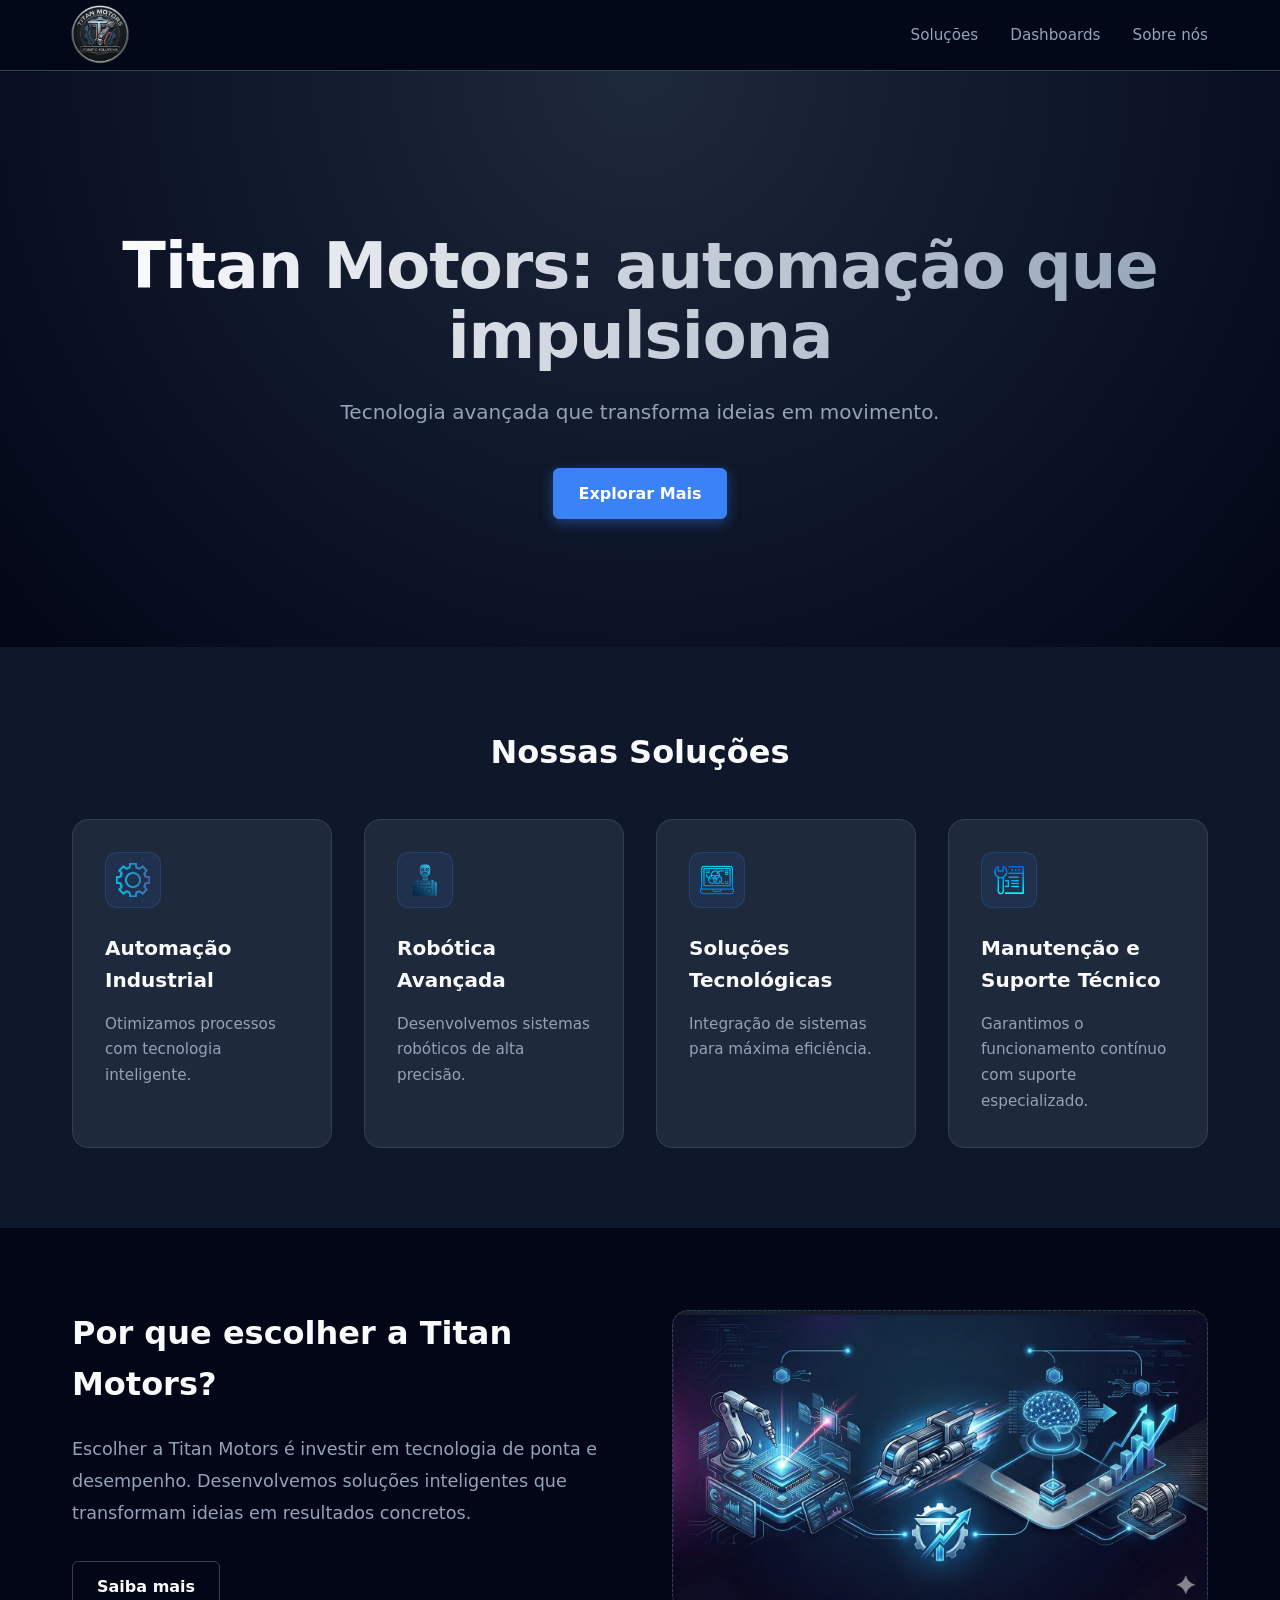
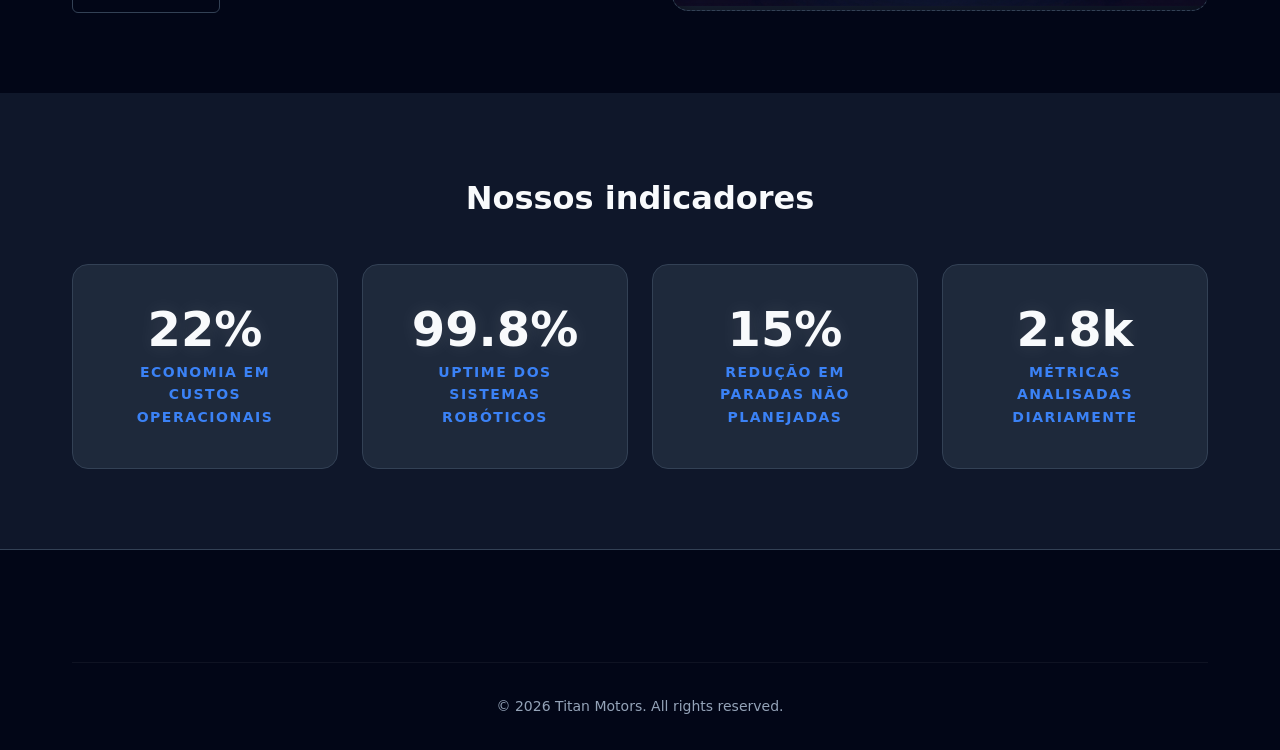
<file: index.html>
<!DOCTYPE html>
<html lang="pt-BR">

<head>
    <meta charset="UTF-8">
    <meta name="viewport" content="width=device-width, initial-scale=1.0">
    <title>Titan Motors</title>
    <link rel="icon" type="image/png" href="imagens_projeto/logoTM.png">
    <link rel="stylesheet" href="titanmotors2.css">
</head>

<body>
    <!-- Header -->
    <header class="header">
        <div class="container header-content">
            <div class="logo">
                <a href="#">
                    <img class="logo" src="imagens_projeto/lz13mc5khimecxw-removebg-preview.png" alt="logo da Apresentação T.M">
                </a>
            </div>

            <nav class="nav">
                <a href="front_end/solucoes.html">Soluções</a>
                <a href="front_end/analise_estatistica.html">Dashboards</a>
                <a href="front_end/sobre.html" id="link-sobre">Sobre nós</a>
            </nav>
        </div>
    </header>

    <main>
        <!-- Hero Section -->
        <section class="hero">
            <div class="container hero-content">
                <h1 class="hero-title">Titan Motors: automação que impulsiona</h1>
                <p class="hero-subtitle">Tecnologia avançada que transforma ideias em movimento.</p>
                <a href="front_end/dashboard.html" class="btn-primary">Explorar Mais</a>
            </div>
        </section>

        <!-- Cards Section -->
        <section class="cards-section section">
            <div class="container">
                <h2 class="section-title">Nossas Soluções</h2>
                <div class="cards-grid">
                    <div class="card">
                        <div class="card-icon">
                            <img src="imagens_projeto/gear_8679936.png"Ícone de Automação">
                        </div>
                        <h3 class="card-title">Automação Industrial</h3>
                        <p class="card-text">Otimizamos processos com tecnologia inteligente.</p>
                    </div>
                    <div class="card">
                        <div class="card-icon">
                            <img src="imagens_projeto/thief_10980045.png" alt="Ícone de robô">
                        </div>
                        <h3 class="card-title">Robótica Avançada</h3>
                        <p class="card-text">Desenvolvemos sistemas robóticos de alta precisão.</p>
                    </div>
                    <div class="card">
                        <div class="card-icon">
                            <img src="imagens_projeto/data_1849450.png" alt="Ícone de Tech">
                        </div>
                        <h3 class="card-title">Soluções Tecnológicas</h3>
                        <p class="card-text">Integração de sistemas para máxima eficiência.</p>
                    </div>
                    <div class="card">
                        <div class="card-icon">
                            <img src="imagens_projeto/repair_6945772.png" alt="Ícone de manunteção">
                        </div>
                        <h3 class="card-title">Manutenção e Suporte Técnico</h3>
                        <p class="card-text">Garantimos o funcionamento contínuo com suporte especializado.</p>
                    </div>
                </div>
            </div>
        </section>

        <!-- Two Column Section -->
        <section class="two-column-section section dark-bg">
            <div class="container two-column-grid">
                <div class="column-text">
                    <h2 class="section-title">Por que escolher a Titan Motors?</h2>
                    <p class="column-desc">Escolher a Titan Motors é investir em tecnologia de ponta e desempenho. 
                        Desenvolvemos soluções inteligentes que transformam ideias em resultados concretos.</p>
                    <a href="#" class="btn-outline" onclick="event.preventDefault(); destacarSobre()">Saiba mais</a>
                </div>
                <div class="column-visual">
                    <div class="placeholder-image">
                        <img src="imagens_projeto/Gemini_Generated_Image.png" alt="Tecnologia Titan Motors" class="imagem-destaque">
                    </div>
                </div>
            </div>
        </section>

        <!-- Numbers / Dashboard Style Section -->
        <section class="stats-section section">
            <div class="container">
                <h2 class="section-title">Nossos indicadores</h2>
                <div class="stats-grid">
                    <div class="stat-box">
                        <div class="stat-number">22%</div>
                        <div class="stat-label">Economia em custos operacionais</div>
                    </div>
                    <div class="stat-box">
                        <div class="stat-number">99.8%</div>
                        <div class="stat-label">Uptime dos sistemas robóticos</div>
                    </div>
                    <div class="stat-box">
                        <div class="stat-number">15%</div>
                        <div class="stat-label">Redução em paradas não planejadas</div>
                    </div>
                    <div class="stat-box">
                        <div class="stat-number">2.8k</div>
                        <div class="stat-label">Métricas analisadas diariamente</div>
                    </div>
                </div>
            </div>
        </section>
    </main>

    <!-- Footer -->
    <footer class="footer">
        <div class="container footer-content">
            <!---<div class="footer-logo">[Logo]</div>
            <div class="footer-links">
                <a href="#">[Footer Link 1]</a>
                <a href="#">[Footer Link 2]</a>
                <a href="#">[Footer Link 3]</a>
            </div>--->
            <div class="footer-copy">&copy; 2026 Titan Motors. All rights reserved.</div>
        </div>
    </footer>
</body>

<script>
function destacarSobre() {
    const link = document.getElementById("link-sobre");

    link.classList.add("highlight");

    setTimeout(() => {
        link.classList.remove("highlight");
    }, 2000); // remove depois de 2 segundos
}
</script>

</html>
</file>
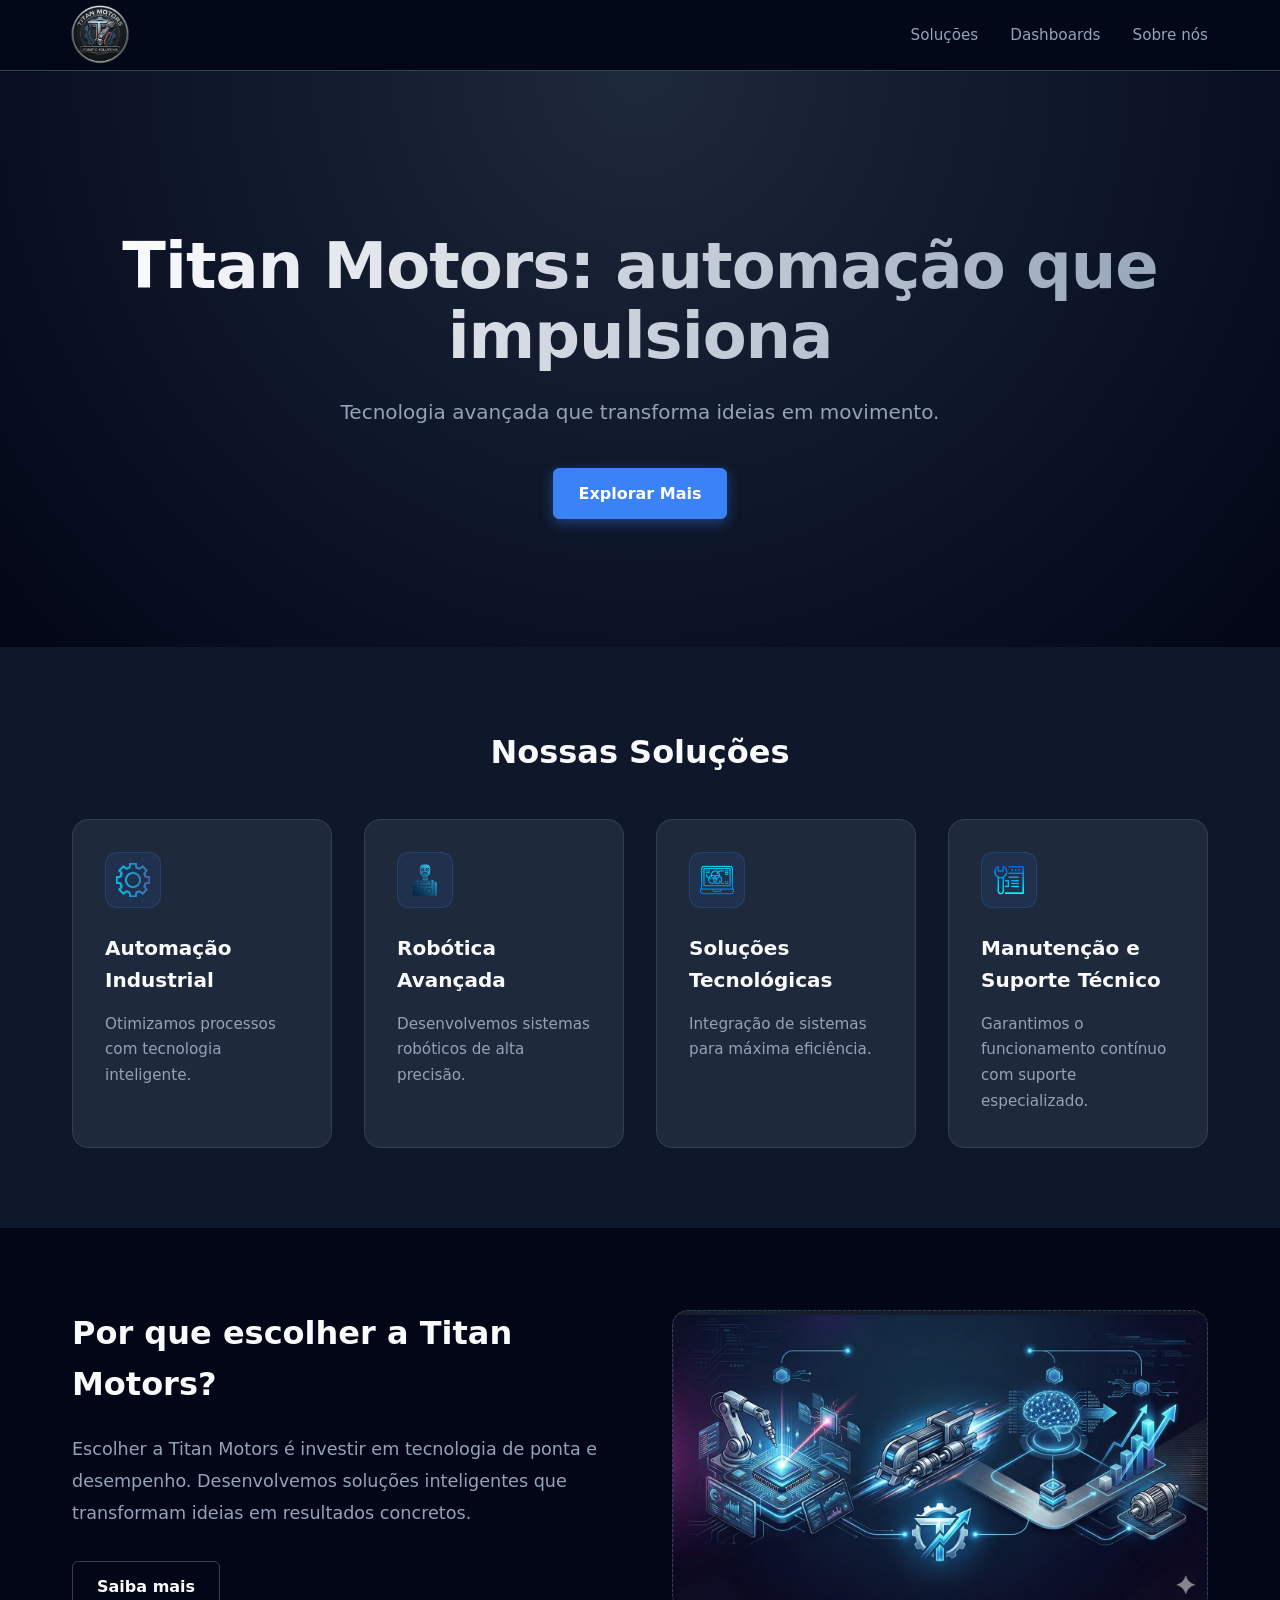
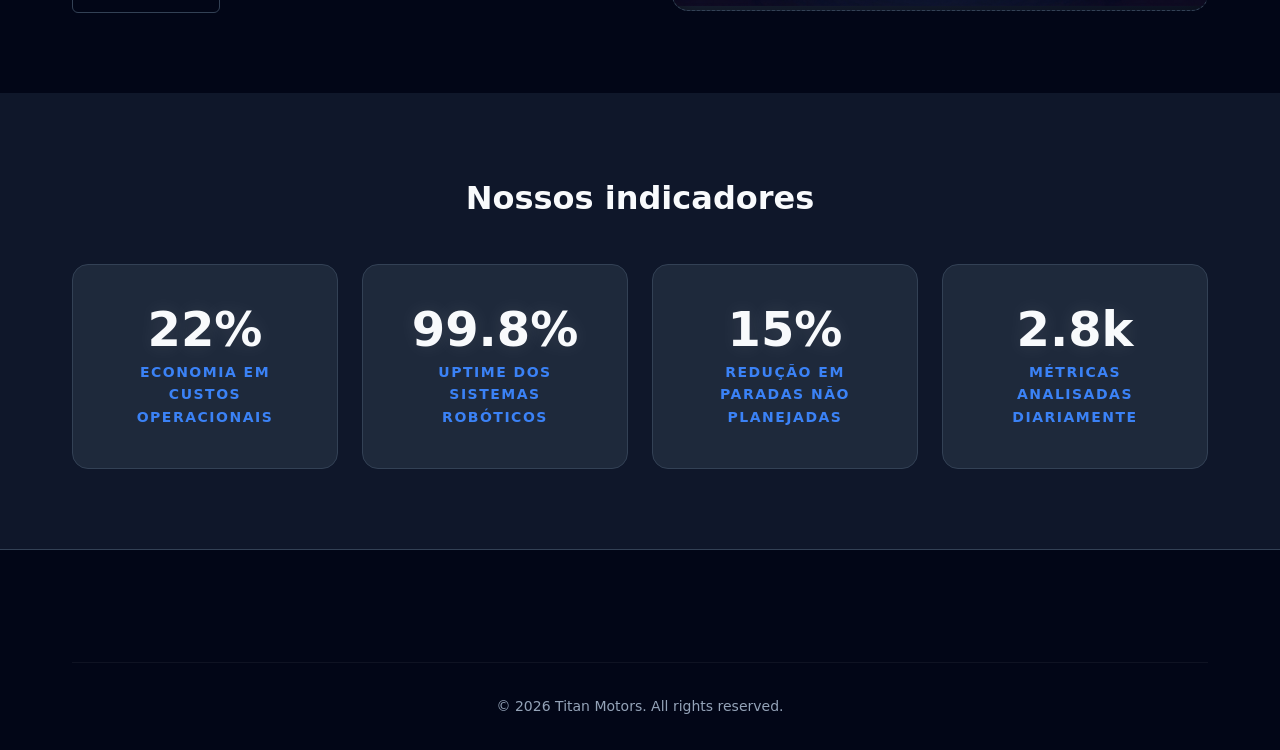
<file: front_end/index.html>
<!DOCTYPE html>
<html lang="pt-BR">

<head>
    <meta charset="UTF-8">
    <meta name="viewport" content="width=device-width, initial-scale=1.0">
    <title>Titan Motors</title>
    <link rel="icon" type="image/png" href="../imagens_projeto/Braço robótico com iniciais _TM_.png">
    <link rel="stylesheet" href="titanmotors2.css">
</head>

<body>
    <!-- Header -->
    <header class="header">
        <div class="container header-content">
            <div class="logo">
                <a href="#">
                    <img class="logo" src="../imagens_projeto/lz13mc5khimecxw-removebg-preview.png" alt="logo da Apresentação T.M">
                </a>
            </div>
            <nav class="nav">
                <a href="solucoes.html">Soluções</a>
                <a href="analise_estatistica.html">Dashboards</a>
                <a href="sobre.html" id="link-sobre">Sobre nós</a>
                <!--<a href="#" class="btn-outline">Contatos</a>-->
            </nav>
        </div>
    </header>

    <main>
        <!-- Hero Section -->
        <section class="hero">
            <div class="container hero-content">
                <h1 class="hero-title">Titan Motors: automação que impulsiona</h1>
                <p class="hero-subtitle">Tecnologia avançada que transforma ideias em movimento.</p>
                <a href="dashboard.html" class="btn-primary">Explorar Mais</a>
            </div>
        </section>

        <!-- Cards Section -->
        <section class="cards-section section">
            <div class="container">
                <h2 class="section-title">Nossas Soluções</h2>
                <div class="cards-grid">
                    <div class="card">
                        <div class="card-icon">
                            <img src="../imagens_projeto/gear_8679936.png" alt="Ícone de Automação">
                        </div>
                        <h3 class="card-title">Automação Industrial</h3>
                        <p class="card-text">Otimizamos processos com tecnologia inteligente.</p>
                    </div>
                    <div class="card">
                        <div class="card-icon">
                            <img src="../imagens_projeto/thief_10980045.png" alt="Ícone de robô">
                        </div>
                        <h3 class="card-title">Robótica Avançada</h3>
                        <p class="card-text">Desenvolvemos sistemas robóticos de alta precisão.</p>
                    </div>
                    <div class="card">
                        <div class="card-icon">
                            <img src="../imagens_projeto/data_1849450.png" alt="Ícone de Tech">
                        </div>
                        <h3 class="card-title">Soluções Tecnológicas</h3>
                        <p class="card-text">Integração de sistemas para máxima eficiência.</p>
                    </div>
                    <div class="card">
                        <div class="card-icon">
                            <img src="../imagens_projeto/repair_6945772.png" alt="Ícone de manunteção">
                        </div>
                        <h3 class="card-title">Manutenção e Suporte Técnico</h3>
                        <p class="card-text">Garantimos o funcionamento contínuo com suporte especializado.</p>
                    </div>
                </div>
            </div>
        </section>

        <!-- Two Column Section -->
        <section class="two-column-section section dark-bg">
            <div class="container two-column-grid">
                <div class="column-text">
                    <h2 class="section-title">Por que escolher a Titan Motors?</h2>
                    <p class="column-desc">Escolher a Titan Motors é investir em tecnologia de ponta e desempenho. 
                        Desenvolvemos soluções inteligentes que transformam ideias em resultados concretos.</p>
                    <a href="#" class="btn-outline" onclick="event.preventDefault(); destacarSobre()">Saiba mais</a>
                </div>
                <div class="column-visual">
                    <div class="placeholder-image">
                        <img src="../imagens_projeto/Gemini_Generated_Image.png" alt="Tecnologia Titan Motors" class="imagem-destaque">
                    </div>
                </div>
            </div>
        </section>

        <!-- Numbers / Dashboard Style Section -->
        <section class="stats-section section">
            <div class="container">
                <h2 class="section-title">Nossos indicadores</h2>
                <div class="stats-grid">
                    <div class="stat-box">
                        <div class="stat-number">22%</div>
                        <div class="stat-label">Economia em custos operacionais</div>
                    </div>
                    <div class="stat-box">
                        <div class="stat-number">99.8%</div>
                        <div class="stat-label">Uptime dos sistemas robóticos</div>
                    </div>
                    <div class="stat-box">
                        <div class="stat-number">15%</div>
                        <div class="stat-label">Redução em paradas não planejadas</div>
                    </div>
                    <div class="stat-box">
                        <div class="stat-number">2.8k</div>
                        <div class="stat-label">Métricas analisadas diariamente</div>
                    </div>
                </div>
            </div>
        </section>
    </main>

    <!-- Footer -->
    <footer class="footer">
        <div class="container footer-content">
            <!---<div class="footer-logo">[Logo]</div>
            <div class="footer-links">
                <a href="#">[Footer Link 1]</a>
                <a href="#">[Footer Link 2]</a>
                <a href="#">[Footer Link 3]</a>
            </div>--->
            <div class="footer-copy">&copy; 2026 Titan Motors. All rights reserved.</div>
        </div>
    </footer>
</body>

<script>
function destacarSobre() {
    const link = document.getElementById("link-sobre");

    link.classList.add("highlight");

    setTimeout(() => {
        link.classList.remove("highlight");
    }, 2000); // remove depois de 2 segundos
}
</script>

</html>
</file>
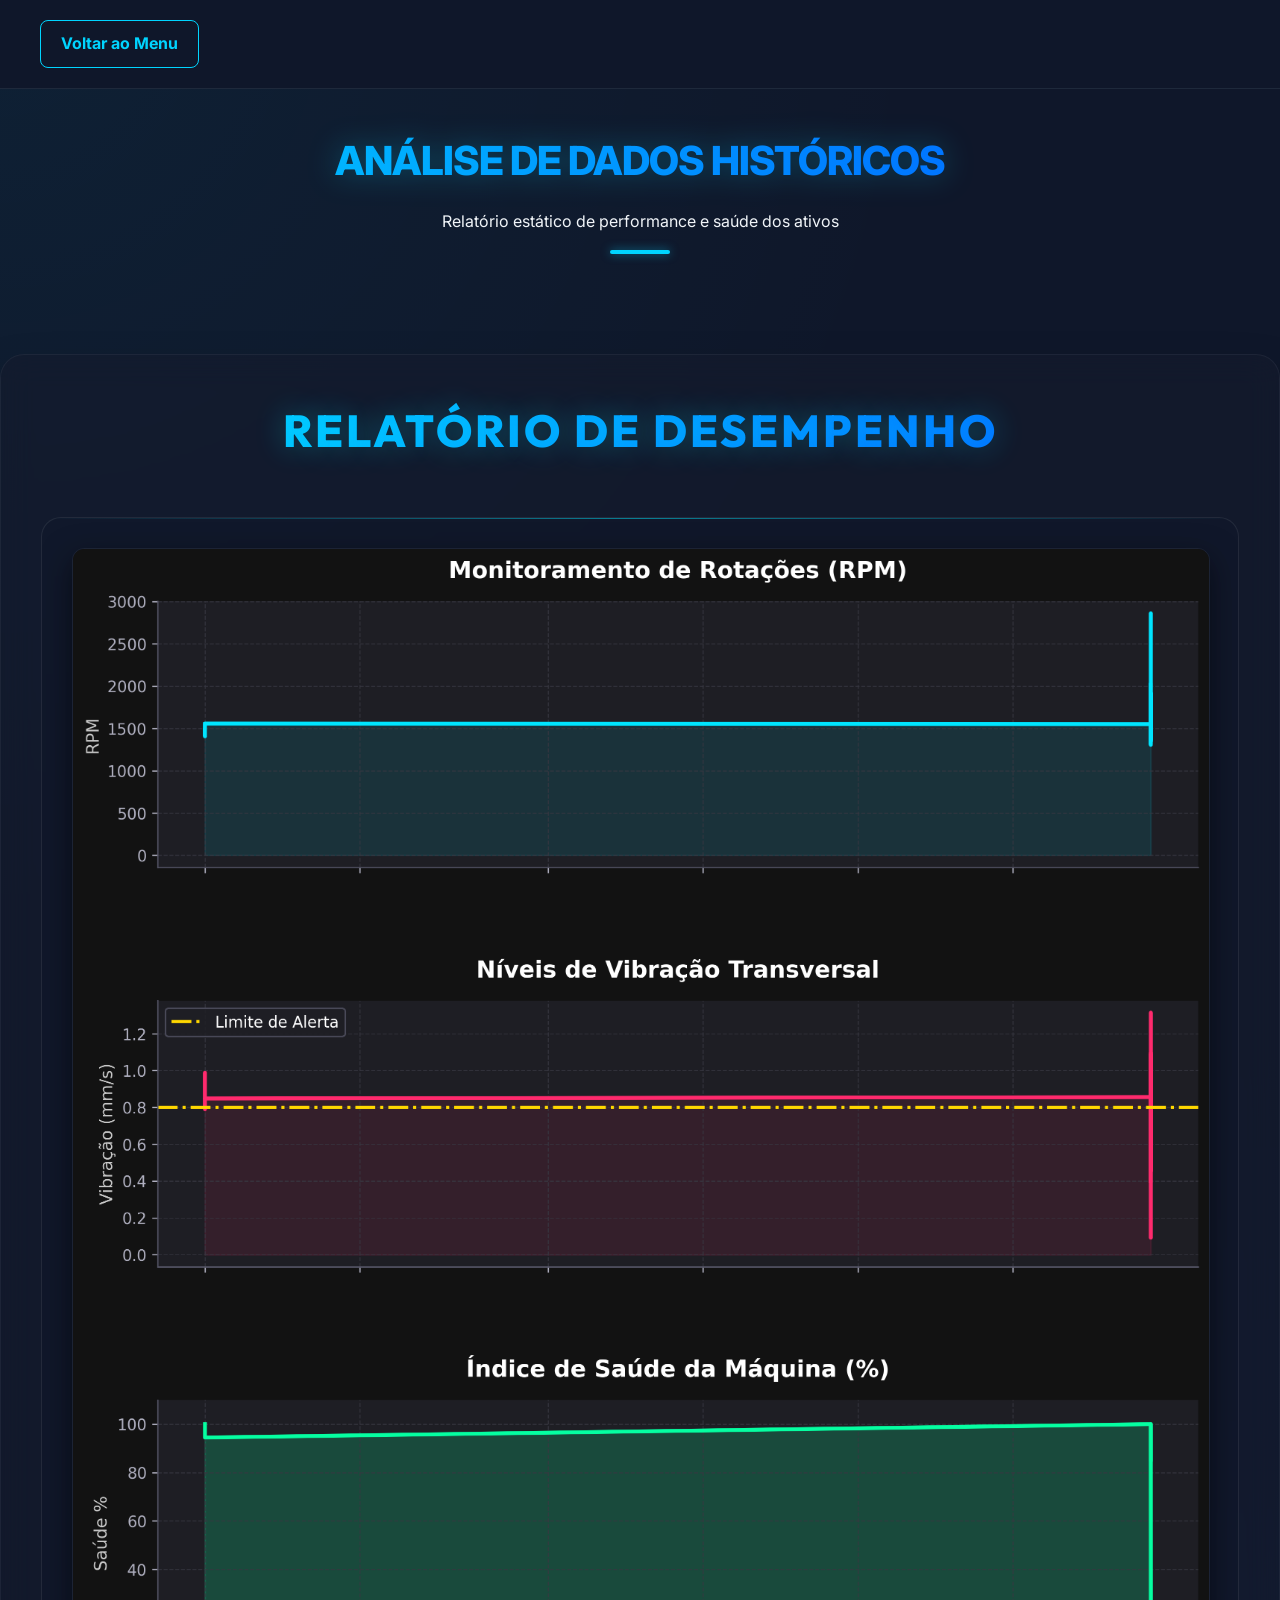
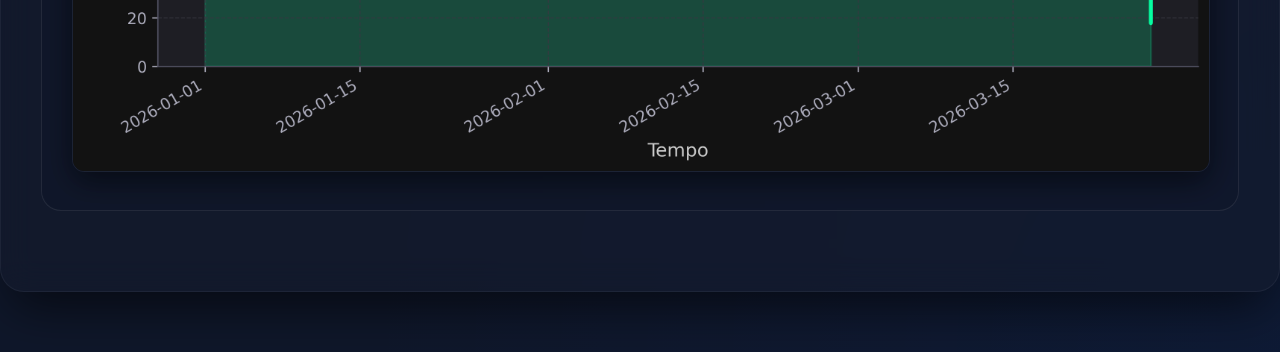
<file: front_end/analise_estatistica.html>
<!DOCTYPE html>
<html lang="pt-br">
<head>
    <meta charset="UTF-8">
    <title>TitanMotors - Análise Histórica</title>
    <link rel="icon" type="image/png" href="../imagens_projeto/logoTM.png">
    <link rel="stylesheet" href="analise.css"> <link rel="stylesheet" href="analise.css">
    <link rel="stylesheet" href="dashboard2.css">
</head>

<body class="analise-body">
    <header class="dashboard-header">
        <!--<h1>TitanMotors</h1>-->
        <a href="../index.html" class="btn-voltar">Voltar ao Menu</a>
    </header>

<section class="titulo-analise">
    <h2>Análise de Dados Históricos</h2>
    <p>Relatório estático de performance e saúde dos ativos</p>
</section>

    <main class="analise-container">
        <div class="header-analise">
            <h2>Relatório de Desempenho</h2>
            <!--<p>Visualização estática processada via Matplotlib (Python)</p>-->
        </div>

        <div class="grafico-estatico-card">
            <img src="../imagens_projeto/analise_estatica_titan.png" alt="Gráficos de Performance">
        </div>

        <div style="text-align: center;">
            <!--<p>Nota: Para atualizar estes gráficos, execute o script <code>gerar_graficos_estaticos.py</code> no seu terminal.</p>-->
        </div>
    </main>
</body>
</html>
</file>
<file: titanmotors2.css>
/* Google Fonts variables could be injected here, fallback to inter/sans-serif */
:root {
    /* Color Palette */
    --bg-dark: #0f172a;
    /* Main background */
    --bg-darker: #020617;
    /* Darker background for contrast */
    --bg-card: #1e293b;
    /* Card/surface background */
    --text-main: #f8fafc;
    /* Primary text */
    --text-muted: #94a3b8;
    /* Secondary/muted text */

    /* Accent Colors */
    --accent: #3b82f6;
    /* Tech blue */
    --accent-hover: #2563eb;
    /* Hover state for blue */
    --border: #334155;
    /* Borders */

    /* Typography & Spacing */
    --font-family: 'Inter', system-ui, -apple-system, sans-serif;
    --transition: 0.3s ease;
}

/* Reset */
* {
    margin: 0;
    padding: 0;
    box-sizing: border-box;
}
html {
    scroll-behavior: smooth;
}

body {
    font-family: var(--font-family);
    background-color: var(--bg-dark);
    color: var(--text-main);
    line-height: 1.6;
    overflow-x: hidden;
}

a {
    text-decoration: none;
    color: inherit;
    transition: color var(--transition);
}

/* Utilities */
.container {
    max-width: 1200px;
    margin: 0 auto;
    padding: 0 2rem;
}

.section {
    padding: 5rem 0;
}

.section-title {
    font-size: 2rem;
    margin-bottom: 2.5rem;
    text-align: center;
    font-weight: 700;
}

.dark-bg {
    background-color: var(--bg-darker);
}

/* Buttons */
.btn-primary,
.btn-secondary,
.btn-outline {
    display: inline-block;
    padding: 0.75rem 1.5rem;
    border-radius: 6px;
    font-weight: 600;
    transition: all var(--transition);
    cursor: pointer;
}

.btn-primary {
    background-color: var(--accent);
    color: #ffffff;
    border: 1px solid var(--accent);
    box-shadow: 0 4px 14px rgba(59, 130, 246, 0.4);
}

.btn-primary:hover {
    background-color: var(--accent-hover);
    border-color: var(--accent-hover);
    transform: translateY(-2px);
    box-shadow: 0 6px 20px rgba(59, 130, 246, 0.6);
}

.btn-secondary {
    background-color: var(--bg-card);
    color: var(--text-main);
    border: 1px solid var(--border);
}

.btn-secondary:hover {
    background-color: var(--border);
    transform: translateY(-2px);
}

.btn-outline {
    background-color: transparent;
    color: var(--text-main);
    border: 1px solid var(--border);
}

.btn-outline:hover {
    border-color: var(--accent);
    color: var(--accent);
}

/* Header */
.header {
    background-color: rgba(2, 6, 23, 0.85);
    /* Semi-transparent for blur */
    backdrop-filter: blur(12px);
    position: sticky;
    top: 0;
    z-index: 1000;
    border-bottom: 1px solid var(--border);
}

.header-content {
    display: flex;
    justify-content: space-between;
    align-items: center;
    height: 70px;
}

.logo {
  position: absolute;
  bottom: 1px;
  left: 20px;
  width: 120px;
}

.nav {
    display: flex;
    gap: 2rem;
    margin-left: auto;
}

.nav a:not(.btn-outline) {
    font-size: 0.95rem;
    font-weight: 500;
    color: var(--text-muted);
}

.nav a:not(.btn-outline):hover {
    color: var(--text-main);
}

/* Hero Section */
.hero {
    padding: 10rem 0 8rem;
    text-align: center;
    background: radial-gradient(circle at 50% 0%, #1e293b 0%, var(--bg-dark) 50%, var(--bg-darker) 100%);
}

.hero-title {
    font-size: 4rem;
    font-weight: 800;
    margin-bottom: 1.5rem;
    line-height: 1.1;
    background: linear-gradient(to right, #ffffff, #94a3b8);
    -webkit-background-clip: text;
    -webkit-text-fill-color: transparent;
    letter-spacing: -1px;
}

.hero-subtitle {
    font-size: 1.25rem;
    color: var(--text-muted);
    max-width: 600px;
    margin: 0 auto 2.5rem;
}

/* Cards Section */
.cards-grid {
    display: grid;
    grid-template-columns: repeat(auto-fit, minmax(260px, 1fr));
    gap: 2rem;
}

.card {
    background-color: var(--bg-card);
    border: 1px solid var(--border);
    border-radius: 16px;
    padding: 2rem;
    transition: transform var(--transition), border-color var(--transition), box-shadow var(--transition);
}

.card:hover {
    transform: translateY(-8px);
    border-color: var(--accent);
    box-shadow: 0 10px 40px -10px rgba(59, 130, 246, 0.2);
}

/*.card-icon {
    width: 56px;
    height: 56px;
    background-color: rgba(59, 130, 246, 0.1);
    border-radius: 12px;
    margin-bottom: 1.5rem;
    border: 1px solid rgba(59, 130, 246, 0.2);
    transition: background-color var(--transition);
}*/

.card-icon {
    /* Mantenha suas regras originais para o quadrado */
    width: 56px;
    height: 56px;
    background-color: rgba(59, 130, 246, 0.1); /* O azul translúcido */
    border-radius: 12px;
    margin-bottom: 1.5rem;
    border: 1px solid rgba(59, 130, 246, 0.2);
    transition: background-color var(--transition);
    
    /* Centralização Flexbox (Mantenha estas linhas) */
    display: flex;
    align-items: center;
    justify-content: center;
    padding: 10px; /* Um pequeno respiro para o ícone */
    overflow: hidden;
    flex-shrink: 0;
}

/* Regra para a imagem interna (Removido o Filtro) */
.card-icon img {
    max-width: 100%;
    max-height: 100%;
    object-fit: contain; /* Mantém a proporção */
    
    /* REMOVA ESTA LINHA ABAIXO DO SEU CSS: */
    /* filter: brightness(0) invert(1); */
    
    /* Deixe esta linha abaixo como opcional se a imagem for escura demais */
    /* filter: drop-shadow(0 0 5px rgba(255, 255, 255, 0.2)); */
}



.card:hover .card-icon {
    background-color: rgba(59, 130, 246, 0.2);
}

.card-title {
    font-size: 1.25rem;
    font-weight: 600;
    margin-bottom: 1rem;
}

.card-text {
    color: var(--text-muted);
    font-size: 0.95rem;
    line-height: 1.7;
}


/* Two Column Section */
.two-column-grid {
    display: grid;
    grid-template-columns: 1fr 1fr;
    gap: 4rem;
    align-items: center;
}

.column-text .section-title {
    text-align: left;
    margin-bottom: 1.5rem;
}

.column-desc {
    color: var(--text-muted);
    margin-bottom: 2rem;
    font-size: 1.1rem;
    line-height: 1.8;
}

/* Cards Section - CSS Unificado e Corrigido */
.placeholder-image {
    width: 100%;
    
    /* MUDANÇA PRINCIPAL: Ajuste a proporção para 16:9 (widescreen) */
    aspect-ratio: 16/9; /* Se sua imagem for 16:9. Se for 4:3, mantenha 4/3 */
    
    /* Mantemos todo o seu estilo original */
    background: linear-gradient(135deg, var(--bg-card) 0%, var(--bg-dark) 100%);
    border: 1px dashed var(--border);
    border-radius: 16px;
    
    /* Flexbox centralizado e overflow hidden para as quinas */
    display: flex;
    align-items: center;
    justify-content: center;
    overflow: hidden; 
    
    transition: border-color var(--transition), box-shadow var(--transition);
    box-shadow: inset 0 0 20px rgba(0, 0, 0, 0.5);
}

/* Hover original que brilha */
.placeholder-image:hover {
    border-color: var(--accent);
    box-shadow: 0 0 30px rgba(59, 130, 246, 0.1), inset 0 0 20px rgba(0, 0, 0, 0.5);
}

/* --- Ajuste da Imagem: PREENCHIMENTO TOTAL SEM CORTE --- */
.imagem-destaque {
    width: 100%;
    height: 100%;
    
    /* MUDANÇA AQUI: Usamos 'contain' para não cortar NADA */
    /* E como mudamos o aspect-ratio da div, ela preencherá 100% sem cortes! */
    object-fit: contain; 
    
    transition: transform 0.5s ease;
}

/* Efeito de zoom no hover */
.placeholder-image:hover .imagem-destaque {
    transform: scale(1.05);
}

/* Stats / Dashboard Section */
.stats-grid {
    display: grid;
    grid-template-columns: repeat(auto-fit, minmax(220px, 1fr));
    gap: 1.5rem;
}

.stat-box {
    background-color: var(--bg-card);
    padding: 2.5rem 2rem;
    text-align: center;
    border-radius: 16px;
    border: 1px solid var(--border);
    transition: transform var(--transition), border-color var(--transition), background-color var(--transition);
}

.stat-box:hover {
    transform: translateY(-5px);
    border-color: var(--accent);
    background-color: #243147;
}

.stat-number {
    font-size: 3rem;
    font-weight: 800;
    color: var(--text-main);
    margin-bottom: 0.5rem;
    line-height: 1;
    text-shadow: 0 0 20px rgba(255, 255, 255, 0.1);
}

.stat-label {
    color: var(--accent);
    font-size: 0.875rem;
    font-weight: 600;
    text-transform: uppercase;
    letter-spacing: 1.5px;
}

/* Footer */
.footer {
    background-color: var(--bg-darker);
    border-top: 1px solid var(--border);
    padding: 4rem 0 2rem;
}

.footer-content {
    display: flex;
    flex-wrap: wrap;
    justify-content: space-between;
    align-items: center;
    gap: 2rem;
}

.footer-logo {
    color: var(--text-main);
    font-weight: 800;
    font-size: 1.25rem;
    letter-spacing: -0.5px;
}

.footer-links {
    display: flex;
    gap: 2rem;
}

.footer-links a {
    color: var(--text-muted);
    font-size: 0.95rem;
}

.footer-links a:hover {
    color: var(--text-main);
}

.footer-copy {
    color: var(--text-muted);
    font-size: 0.875rem;
    width: 100%;
    text-align: center;
    margin-top: 3rem;
    padding-top: 2rem;
    border-top: 1px solid rgba(255, 255, 255, 0.05);
}

/* Responsive Design */
@media (max-width: 992px) {
    .hero-title {
        font-size: 3rem;
    }

    .two-column-grid {
        grid-template-columns: 1fr;
        gap: 3rem;
        text-align: center;
    }

    .column-text .section-title {
        text-align: center;
    }

    .column-desc {
        text-align: center;
    }
}

@media (max-width: 768px) {
    .nav {
        display: none;
        /* Mobile menu placeholder */
    }

    .hero {
        padding: 6rem 0 4rem;
    }

    .hero-title {
        font-size: 2.5rem;
    }

    .section {
        padding: 4rem 0;
    }

    .cards-grid {
        grid-template-columns: 1fr;
    }

    .stats-grid {
        grid-template-columns: 1fr 1fr;
    }

    .footer-content {
        flex-direction: column;
        text-align: center;
    }

    .footer-links {
        justify-content: center;
        flex-wrap: wrap;
    }
}

@media (max-width: 480px) {
    .stats-grid {
        grid-template-columns: 1fr;
    }
}

/* ===== UTILIDADES / EFEITOS ===== */
.highlight {
    color: #22d3ee;
    animation: pulse 1s ease-in-out infinite;
}

@keyframes pulse {
    0% {
        text-shadow: 0 0 5px #22d3ee;
    }
    50% {
        text-shadow: 0 0 15px #22d3ee;
    }
    100% {
        text-shadow: 0 0 5px #22d3ee;
    }
}
</file>
<file: front_end/titanmotors2.css>
/* Google Fonts variables could be injected here, fallback to inter/sans-serif */
:root {
    /* Color Palette */
    --bg-dark: #0f172a;
    /* Main background */
    --bg-darker: #020617;
    /* Darker background for contrast */
    --bg-card: #1e293b;
    /* Card/surface background */
    --text-main: #f8fafc;
    /* Primary text */
    --text-muted: #94a3b8;
    /* Secondary/muted text */

    /* Accent Colors */
    --accent: #3b82f6;
    /* Tech blue */
    --accent-hover: #2563eb;
    /* Hover state for blue */
    --border: #334155;
    /* Borders */

    /* Typography & Spacing */
    --font-family: 'Inter', system-ui, -apple-system, sans-serif;
    --transition: 0.3s ease;
}

/* Reset */
* {
    margin: 0;
    padding: 0;
    box-sizing: border-box;
}
html {
    scroll-behavior: smooth;
}

body {
    font-family: var(--font-family);
    background-color: var(--bg-dark);
    color: var(--text-main);
    line-height: 1.6;
    overflow-x: hidden;
}

a {
    text-decoration: none;
    color: inherit;
    transition: color var(--transition);
}

/* Utilities */
.container {
    max-width: 1200px;
    margin: 0 auto;
    padding: 0 2rem;
}

.section {
    padding: 5rem 0;
}

.section-title {
    font-size: 2rem;
    margin-bottom: 2.5rem;
    text-align: center;
    font-weight: 700;
}

.dark-bg {
    background-color: var(--bg-darker);
}

/* Buttons */
.btn-primary,
.btn-secondary,
.btn-outline {
    display: inline-block;
    padding: 0.75rem 1.5rem;
    border-radius: 6px;
    font-weight: 600;
    transition: all var(--transition);
    cursor: pointer;
}

.btn-primary {
    background-color: var(--accent);
    color: #ffffff;
    border: 1px solid var(--accent);
    box-shadow: 0 4px 14px rgba(59, 130, 246, 0.4);
}

.btn-primary:hover {
    background-color: var(--accent-hover);
    border-color: var(--accent-hover);
    transform: translateY(-2px);
    box-shadow: 0 6px 20px rgba(59, 130, 246, 0.6);
}

.btn-secondary {
    background-color: var(--bg-card);
    color: var(--text-main);
    border: 1px solid var(--border);
}

.btn-secondary:hover {
    background-color: var(--border);
    transform: translateY(-2px);
}

.btn-outline {
    background-color: transparent;
    color: var(--text-main);
    border: 1px solid var(--border);
}

.btn-outline:hover {
    border-color: var(--accent);
    color: var(--accent);
}

/* Header */
.header {
    background-color: rgba(2, 6, 23, 0.85);
    /* Semi-transparent for blur */
    backdrop-filter: blur(12px);
    position: sticky;
    top: 0;
    z-index: 1000;
    border-bottom: 1px solid var(--border);
}

.header-content {
    display: flex;
    justify-content: space-between;
    align-items: center;
    height: 70px;
}

.logo {
  position: absolute;
  bottom: 1px;
  left: 20px;
  width: 120px;
}

.nav {
    display: flex;
    gap: 2rem;
    margin-left: auto;
}

.nav a:not(.btn-outline) {
    font-size: 0.95rem;
    font-weight: 500;
    color: var(--text-muted);
}

.nav a:not(.btn-outline):hover {
    color: var(--text-main);
}

/* Hero Section */
.hero {
    padding: 10rem 0 8rem;
    text-align: center;
    background: radial-gradient(circle at 50% 0%, #1e293b 0%, var(--bg-dark) 50%, var(--bg-darker) 100%);
}

.hero-title {
    font-size: 4rem;
    font-weight: 800;
    margin-bottom: 1.5rem;
    line-height: 1.1;
    background: linear-gradient(to right, #ffffff, #94a3b8);
    -webkit-background-clip: text;
    -webkit-text-fill-color: transparent;
    letter-spacing: -1px;
}

.hero-subtitle {
    font-size: 1.25rem;
    color: var(--text-muted);
    max-width: 600px;
    margin: 0 auto 2.5rem;
}

/* Cards Section */
.cards-grid {
    display: grid;
    grid-template-columns: repeat(auto-fit, minmax(260px, 1fr));
    gap: 2rem;
}

.card {
    background-color: var(--bg-card);
    border: 1px solid var(--border);
    border-radius: 16px;
    padding: 2rem;
    transition: transform var(--transition), border-color var(--transition), box-shadow var(--transition);
}

.card:hover {
    transform: translateY(-8px);
    border-color: var(--accent);
    box-shadow: 0 10px 40px -10px rgba(59, 130, 246, 0.2);
}

/*.card-icon {
    width: 56px;
    height: 56px;
    background-color: rgba(59, 130, 246, 0.1);
    border-radius: 12px;
    margin-bottom: 1.5rem;
    border: 1px solid rgba(59, 130, 246, 0.2);
    transition: background-color var(--transition);
}*/

.card-icon {
    /* Mantenha suas regras originais para o quadrado */
    width: 56px;
    height: 56px;
    background-color: rgba(59, 130, 246, 0.1); /* O azul translúcido */
    border-radius: 12px;
    margin-bottom: 1.5rem;
    border: 1px solid rgba(59, 130, 246, 0.2);
    transition: background-color var(--transition);
    
    /* Centralização Flexbox (Mantenha estas linhas) */
    display: flex;
    align-items: center;
    justify-content: center;
    padding: 10px; /* Um pequeno respiro para o ícone */
    overflow: hidden;
    flex-shrink: 0;
}

/* Regra para a imagem interna (Removido o Filtro) */
.card-icon img {
    max-width: 100%;
    max-height: 100%;
    object-fit: contain; /* Mantém a proporção */
    
    /* REMOVA ESTA LINHA ABAIXO DO SEU CSS: */
    /* filter: brightness(0) invert(1); */
    
    /* Deixe esta linha abaixo como opcional se a imagem for escura demais */
    /* filter: drop-shadow(0 0 5px rgba(255, 255, 255, 0.2)); */
}



.card:hover .card-icon {
    background-color: rgba(59, 130, 246, 0.2);
}

.card-title {
    font-size: 1.25rem;
    font-weight: 600;
    margin-bottom: 1rem;
}

.card-text {
    color: var(--text-muted);
    font-size: 0.95rem;
    line-height: 1.7;
}


/* Two Column Section */
.two-column-grid {
    display: grid;
    grid-template-columns: 1fr 1fr;
    gap: 4rem;
    align-items: center;
}

.column-text .section-title {
    text-align: left;
    margin-bottom: 1.5rem;
}

.column-desc {
    color: var(--text-muted);
    margin-bottom: 2rem;
    font-size: 1.1rem;
    line-height: 1.8;
}

/* Cards Section - CSS Unificado e Corrigido */
.placeholder-image {
    width: 100%;
    
    /* MUDANÇA PRINCIPAL: Ajuste a proporção para 16:9 (widescreen) */
    aspect-ratio: 16/9; /* Se sua imagem for 16:9. Se for 4:3, mantenha 4/3 */
    
    /* Mantemos todo o seu estilo original */
    background: linear-gradient(135deg, var(--bg-card) 0%, var(--bg-dark) 100%);
    border: 1px dashed var(--border);
    border-radius: 16px;
    
    /* Flexbox centralizado e overflow hidden para as quinas */
    display: flex;
    align-items: center;
    justify-content: center;
    overflow: hidden; 
    
    transition: border-color var(--transition), box-shadow var(--transition);
    box-shadow: inset 0 0 20px rgba(0, 0, 0, 0.5);
}

/* Hover original que brilha */
.placeholder-image:hover {
    border-color: var(--accent);
    box-shadow: 0 0 30px rgba(59, 130, 246, 0.1), inset 0 0 20px rgba(0, 0, 0, 0.5);
}

/* --- Ajuste da Imagem: PREENCHIMENTO TOTAL SEM CORTE --- */
.imagem-destaque {
    width: 100%;
    height: 100%;
    
    /* MUDANÇA AQUI: Usamos 'contain' para não cortar NADA */
    /* E como mudamos o aspect-ratio da div, ela preencherá 100% sem cortes! */
    object-fit: contain; 
    
    transition: transform 0.5s ease;
}

/* Efeito de zoom no hover */
.placeholder-image:hover .imagem-destaque {
    transform: scale(1.05);
}

/* Stats / Dashboard Section */
.stats-grid {
    display: grid;
    grid-template-columns: repeat(auto-fit, minmax(220px, 1fr));
    gap: 1.5rem;
}

.stat-box {
    background-color: var(--bg-card);
    padding: 2.5rem 2rem;
    text-align: center;
    border-radius: 16px;
    border: 1px solid var(--border);
    transition: transform var(--transition), border-color var(--transition), background-color var(--transition);
}

.stat-box:hover {
    transform: translateY(-5px);
    border-color: var(--accent);
    background-color: #243147;
}

.stat-number {
    font-size: 3rem;
    font-weight: 800;
    color: var(--text-main);
    margin-bottom: 0.5rem;
    line-height: 1;
    text-shadow: 0 0 20px rgba(255, 255, 255, 0.1);
}

.stat-label {
    color: var(--accent);
    font-size: 0.875rem;
    font-weight: 600;
    text-transform: uppercase;
    letter-spacing: 1.5px;
}

/* Footer */
.footer {
    background-color: var(--bg-darker);
    border-top: 1px solid var(--border);
    padding: 4rem 0 2rem;
}

.footer-content {
    display: flex;
    flex-wrap: wrap;
    justify-content: space-between;
    align-items: center;
    gap: 2rem;
}

.footer-logo {
    color: var(--text-main);
    font-weight: 800;
    font-size: 1.25rem;
    letter-spacing: -0.5px;
}

.footer-links {
    display: flex;
    gap: 2rem;
}

.footer-links a {
    color: var(--text-muted);
    font-size: 0.95rem;
}

.footer-links a:hover {
    color: var(--text-main);
}

.footer-copy {
    color: var(--text-muted);
    font-size: 0.875rem;
    width: 100%;
    text-align: center;
    margin-top: 3rem;
    padding-top: 2rem;
    border-top: 1px solid rgba(255, 255, 255, 0.05);
}

/* Responsive Design */
@media (max-width: 992px) {
    .hero-title {
        font-size: 3rem;
    }

    .two-column-grid {
        grid-template-columns: 1fr;
        gap: 3rem;
        text-align: center;
    }

    .column-text .section-title {
        text-align: center;
    }

    .column-desc {
        text-align: center;
    }
}

@media (max-width: 768px) {
    .nav {
        display: none;
        /* Mobile menu placeholder */
    }

    .hero {
        padding: 6rem 0 4rem;
    }

    .hero-title {
        font-size: 2.5rem;
    }

    .section {
        padding: 4rem 0;
    }

    .cards-grid {
        grid-template-columns: 1fr;
    }

    .stats-grid {
        grid-template-columns: 1fr 1fr;
    }

    .footer-content {
        flex-direction: column;
        text-align: center;
    }

    .footer-links {
        justify-content: center;
        flex-wrap: wrap;
    }
}

@media (max-width: 480px) {
    .stats-grid {
        grid-template-columns: 1fr;
    }
}

/* ===== UTILIDADES / EFEITOS ===== */
.highlight {
    color: #22d3ee;
    animation: pulse 1s ease-in-out infinite;
}

@keyframes pulse {
    0% {
        text-shadow: 0 0 5px #22d3ee;
    }
    50% {
        text-shadow: 0 0 15px #22d3ee;
    }
    100% {
        text-shadow: 0 0 5px #22d3ee;
    }
}
</file>
<file: front_end/analise.css>
/* analise.css */
@import url('https://fonts.googleapis.com/css2?family=Inter:wght@300;400;600;800&family=Outfit:wght@400;700&display=swap');

:root {
    --bg-main: #0b0f19;
    --bg-card: rgba(20, 27, 45, 0.6);
    --border-card: rgba(255, 255, 255, 0.05);
    --text-primary: #f8fafc;
    --text-secondary: #94a3b8;
    --accent-neon: #00E5FF;
    /* Ciano Neon */
    --accent-green: #05FFA1;
    /* Verde Neon */
    --accent-blue: #0055ff;
    --glow-shadow: 0 0 20px rgba(0, 229, 255, 0.2);
}

.analise-body {
    background-color: #0f172a;
    /* Cor base profunda */
    /* Camadas de gradiente para criar profundidade sem poluir o visual */
    background-image:
        radial-gradient(circle at 0% 0%, rgba(0, 212, 255, 0.05) 0%, transparent 40%),
        radial-gradient(circle at 100% 100%, rgba(0, 85, 255, 0.05) 0%, transparent 40%),
        linear-gradient(180deg, rgba(15, 23, 42, 0) 0%, rgba(15, 23, 42, 0.8) 100%);

    color: #f1f5f9;
    font-family: 'Inter', system-ui, -apple-system, sans-serif;
    margin: 0;
    padding: 0;
    min-height: 100vh;
    display: flex;
    flex-direction: column;
    line-height: 1.6;
}

/* Sugestão para o Título da Página (onde o conteúdo principal começa) */
.titulo-analise {
    text-align: center;
    padding: 40px 20px;
    position: relative;
}

.titulo-analise h2 {
    font-size: 2.5rem;
    font-weight: 800;
    letter-spacing: -0.025em;
    text-transform: uppercase;
    margin: 0;
    /* Efeito de degradê que você já usa no dashboard */
    background: linear-gradient(90deg, #00d4ff, #0055ff);
    -webkit-background-clip: text;
    -webkit-text-fill-color: transparent;
    filter: drop-shadow(0 0 15px rgba(0, 212, 255, 0.3));
}

.titulo-analise::after {
    content: '';
    display: block;
    width: 60px;
    height: 4px;
    background: #00d4ff;
    margin: 15px auto 0;
    border-radius: 2px;
    box-shadow: 0 0 10px rgba(0, 212, 255, 0.5);
}

.analise-container {
    max-width: 1200px;
    margin: 60px auto;
    padding: 40px;
    background: var(--bg-card);
    backdrop-filter: blur(16px);
    -webkit-backdrop-filter: blur(16px);
    border: 1px solid var(--border-card);
    border-radius: 24px;
    box-shadow: 0 25px 50px -12px rgba(0, 0, 0, 0.6);
    transition: transform 0.3s ease, box-shadow 0.3s ease;
}

.analise-container:hover {
    box-shadow: 0 30px 60px -15px rgba(0, 229, 255, 0.1);
}

.header-analise {
    text-align: center;
    margin-bottom: 50px;
    position: relative;
}

.header-analise h2 {
    font-family: 'Outfit', sans-serif;
    font-size: 2.8rem;
    font-weight: 800;
    margin: 0;
    background: linear-gradient(135deg, var(--accent-neon), var(--accent-blue));
    -webkit-background-clip: text;
    background-clip: text;
    -webkit-text-fill-color: transparent;
    text-transform: uppercase;
    letter-spacing: 3px;
    text-shadow: 0 0 30px rgba(0, 229, 255, 0.3);
}

.header-analise p {
    color: var(--text-secondary);
    font-size: 1.1rem;
    margin-top: 10px;
    font-weight: 300;
    letter-spacing: 1px;
}

.grafico-estatico-card {
    background: rgba(15, 23, 42, 0.4);
    border: 1px solid rgba(255, 255, 255, 0.08);
    border-radius: 20px;
    padding: 30px;
    margin-bottom: 40px;
    text-align: center;
    position: relative;
    overflow: hidden;
}

/* Efeito de brilho na borda superior do card */
.grafico-estatico-card::before {
    content: '';
    position: absolute;
    top: 0;
    left: 0;
    right: 0;
    height: 1px;
    background: linear-gradient(90deg, transparent, var(--accent-neon), transparent);
    opacity: 0.5;
}

.grafico-estatico-card img {
    max-width: 100%;
    height: auto;
    border-radius: 12px;
    border: 1px solid rgba(255, 255, 255, 0.05);
    box-shadow: 0 10px 30px rgba(0, 0, 0, 0.5);
    transition: transform 0.4s cubic-bezier(0.175, 0.885, 0.32, 1.275), box-shadow 0.4s ease, border-color 0.4s ease;
}

.grafico-estatico-card img:hover {
    transform: scale(1.02);
    box-shadow: 0 15px 40px rgba(0, 229, 255, 0.15);
    border-color: rgba(0, 229, 255, 0.3);
}

.btn-atualizar {
    display: inline-flex;
    align-items: center;
    justify-content: center;
    padding: 14px 32px;
    background: rgba(5, 255, 161, 0.05);
    color: var(--accent-green);
    border: 1px solid var(--accent-green);
    border-radius: 12px;
    text-decoration: none;
    font-weight: 600;
    font-family: 'Outfit', sans-serif;
    letter-spacing: 1px;
    text-transform: uppercase;
    transition: all 0.3s cubic-bezier(0.4, 0, 0.2, 1);
    position: relative;
    overflow: hidden;
    z-index: 1;
}

.btn-atualizar::before {
    content: '';
    position: absolute;
    top: 0;
    left: 0;
    width: 0%;
    height: 100%;
    background: var(--accent-green);
    transition: width 0.3s ease;
    z-index: -1;
}

.btn-atualizar:hover::before {
    width: 100%;
}

.btn-atualizar:hover {
    color: #000;
    box-shadow: 0 0 25px rgba(5, 255, 161, 0.6);
    transform: translateY(-2px);
}

.btn-atualizar:active {
    transform: translateY(1px);
}

/* Responsividade */
@media (max-width: 768px) {
    .analise-container {
        margin: 20px;
        padding: 20px;
        border-radius: 16px;
    }

    .header-analise h2 {
        font-size: 2rem;
    }

    .grafico-estatico-card {
        padding: 15px;
    }
}
</file>
<file: front_end/dashboard2.css>
/* dashboard.css */

.dashboard-header h1 {
    margin: 0;
    font-family: 'Inter', sans-serif; /* Ou a fonte principal do seu style.css */
    font-size: 1.5rem;
    font-weight: 800;
    text-transform: uppercase;
    letter-spacing: 2px;
    
    /* Efeito de degradê no texto */
    background: linear-gradient(90deg, #00d4ff, #0055ff);
    -webkit-background-clip: text;
    -webkit-text-fill-color: transparent;
    
    /* Sombra leve para dar profundidade */
    text-shadow: 0px 4px 10px rgba(0, 212, 255, 0.2);
}

/* Ajuste no container do cabeçalho para garantir o alinhamento */
.dashboard-header {
    display: flex;
    justify-content: space-between;
    align-items: center;
    padding: 1.5rem 3rem;
    background-color: #0f172a; 
    border-bottom: 2px solid #1e293b;
}

/* Estilizando o cabeçalho para alinhar os itens */
.dashboard-header {
    display: flex; /* Ativa o modo Flexbox */
    justify-content: space-between; /* Empurra o H1 para a esquerda e o botão para a direita */
    align-items: center; /* Alinha os dois verticalmente ao centro */
    padding: 20px 40px; /* Dá um espaçamento interno nas laterais */
    background-color: #0f172a; /* Cor de fundo escura */
    border-bottom: 1px solid #1e293b; /* Uma linha sutil no fundo */
}

/* Garante que o título não fique muito colado na borda */
.dashboard-header h1 {
    margin: 0;
    font-size: 1.8rem;
    color: #f1f5f9;
}

/* O estilo do botão que já tínhamos (com um pequeno ajuste de margem) */
.btn-voltar {
    display: inline-block;
    padding: 10px 20px;
    background-color: transparent; /* Fundo transparente */
    color: #00d4ff; /* Azul neon */
    text-decoration: none;
    border-radius: 8px;
    border: 1px solid #00d4ff;
    transition: all 0.3s ease;
    font-weight: bold;
    margin: 0; /* Remove margens que podem atrapalhar o alinhamento */
}

.btn-voltar:hover {
    background-color: #00d4ff;
    color: #0f172a;
    box-shadow: 0 0 15px rgba(0, 212, 255, 0.5);
}


/* Estilos específicos para o Painel de Saúde e Custos */
.dashboard-body {
    background-color: #0f172a; /* Azul marinho muito escuro */
    color: #f1f5f9;
    font-family: 'Inter', sans-serif;
}

.status-grid {
    display: grid;
    grid-template-columns: repeat(auto-fit, minmax(250px, 1fr));
    gap: 20px;
    padding: 20px;
}

.card {
    background: rgba(30, 41, 59, 0.7);
    border: 1px solid #334155;
    border-radius: 12px;
    padding: 20px;
    text-align: center;
    transition: transform 0.3s ease;
}

/* Efeito de Alerta Crítico (Pulsação) */
.alerta-critico {
    background: rgba(220, 38, 38, 0.2) !important;
    border-color: #ef4444 !important;
    animation: pulsar 1.5s infinite;
}

@keyframes pulsar {
    0% { box-shadow: 0 0 0 0 rgba(239, 68, 68, 0.4); }
    70% { box-shadow: 0 0 0 15px rgba(239, 68, 68, 0); }
    100% { box-shadow: 0 0 0 0 rgba(239, 68, 68, 0); }
}

/* Seção de Custos (ROI) */
.financeiro-grid {
    display: grid;
    grid-template-columns: 1fr 1fr;
    gap: 20px;
    margin-top: 30px;
}

.custo-prejuizo { color: #f87171; }
.custo-ganho { color: #4ade80; }

/* CONTAINER PRINCIPAL DO LOG */
.log-container {
    margin: 30px auto;
    padding: 25px;
    background: radial-gradient(circle at 10% 10%, rgba(30, 41, 59, 0.9) 0%, rgba(15, 23, 42, 1) 100%);
    border-radius: 16px;
    border: 1px solid #334155;
    width: 85vw;
    box-shadow: inset 0 0 30px rgba(0, 0, 0, 0.5), 0 10px 30px rgba(0, 0, 0, 0.4);
    position: relative;
    overflow: hidden;
}

/* Linha decorativa neon no topo */
.log-container::before {
    content: '';
    position: absolute;
    top: 0;
    left: 0;
    width: 100%;
    height: 3px;
    background: linear-gradient(90deg, transparent, #ef4444, #f97316, transparent);
    box-shadow: 0 0 15px #ef4444;
}

.log-container h3 {
    margin: 0 0 20px 0;
    font-size: 1.2rem;
    color: #f1f5f9;
    text-transform: uppercase;
    letter-spacing: 2px;
    display: flex;
    align-items: center;
    gap: 10px;
    text-shadow: 0 0 10px rgba(241, 245, 249, 0.5);
}

/* ÁREA DE ROLAGEM DOS EVENTOS */
.event-log {
    max-height: 250px; /* Aumentamos um pouco a altura */
    overflow-y: auto;
    display: flex;
    flex-direction: column;
    gap: 12px;
    padding: 10px;
    background: rgba(0, 0, 0, 0.2);
    border-radius: 8px;
    border: 1px solid #1e293b;
    box-shadow: inset 0 2px 10px rgba(0, 0, 0, 0.3);
}

/* ESTILO DE CADA ITEM DE ALERTA */
.log-item {
    padding: 15px;
    border-radius: 8px;
    background: linear-gradient(135deg, rgba(239, 68, 68, 0.15) 0%, rgba(239, 68, 68, 0.05) 100%);
    border: 1px solid rgba(239, 68, 68, 0.3);
    font-family: 'JetBrains Mono', 'Courier New', monospace; /* Fonte tech/industrial */
    font-size: 0.9rem;
    color: #fca5a5; /* Vermelho claro para texto */
    display: grid;
    grid-template-columns: auto 1fr;
    align-items: center;
    gap: 15px;
    transition: all 0.3s ease;
    animation: alertEntry 0.4s ease-out;
}

.log-item:hover {
    border-color: #ef4444;
    background: linear-gradient(135deg, rgba(239, 68, 68, 0.25) 0%, rgba(239, 68, 68, 0.1) 100%);
    box-shadow: 0 0 15px rgba(239, 68, 68, 0.2);
    transform: scale(1.01);
}

/* Ícone/Timestamp no item */
.log-item strong {
    color: #ffffff;
    background: #ef4444;
    padding: 4px 8px;
    border-radius: 4px;
    font-size: 0.8rem;
    box-shadow: 0 0 10px rgba(239, 68, 68, 0.5);
}

/* Mensagem vazia estilizada */
.log-empty {
    text-align: center;
    color: #64748b;
    font-style: italic;
    padding: 30px;
    font-size: 0.95rem;
    border: 2px dashed #334155;
    border-radius: 8px;
    margin: 20px;
}

/* ANIMAÇÃO DE ENTRADA DO ALERTA */
@keyframes alertEntry {
    0% {
        opacity: 0;
        transform: translateY(-20px) scale(0.95);
        filter: blur(5px);
    }
    100% {
        opacity: 1;
        transform: translateY(0) scale(1);
        filter: blur(0);
    }
}

/* CUSTOMIZAÇÃO DA BARRA DE ROLAGEM (Scrollbar) */
.event-log::-webkit-scrollbar {
    width: 8px;
}

.event-log::-webkit-scrollbar-track {
    background: rgba(15, 23, 42, 0.5);
    border-radius: 10px;
}

.event-log::-webkit-scrollbar-thumb {
    background: linear-gradient(#334155, #475569);
    border-radius: 10px;
    border: 2px solid rgba(15, 23, 42, 0.5);
}

.event-log::-webkit-scrollbar-thumb:hover {
    background: linear-gradient(#475569, #ef4444); /* Muda para vermelho no hover */
}
</file>
